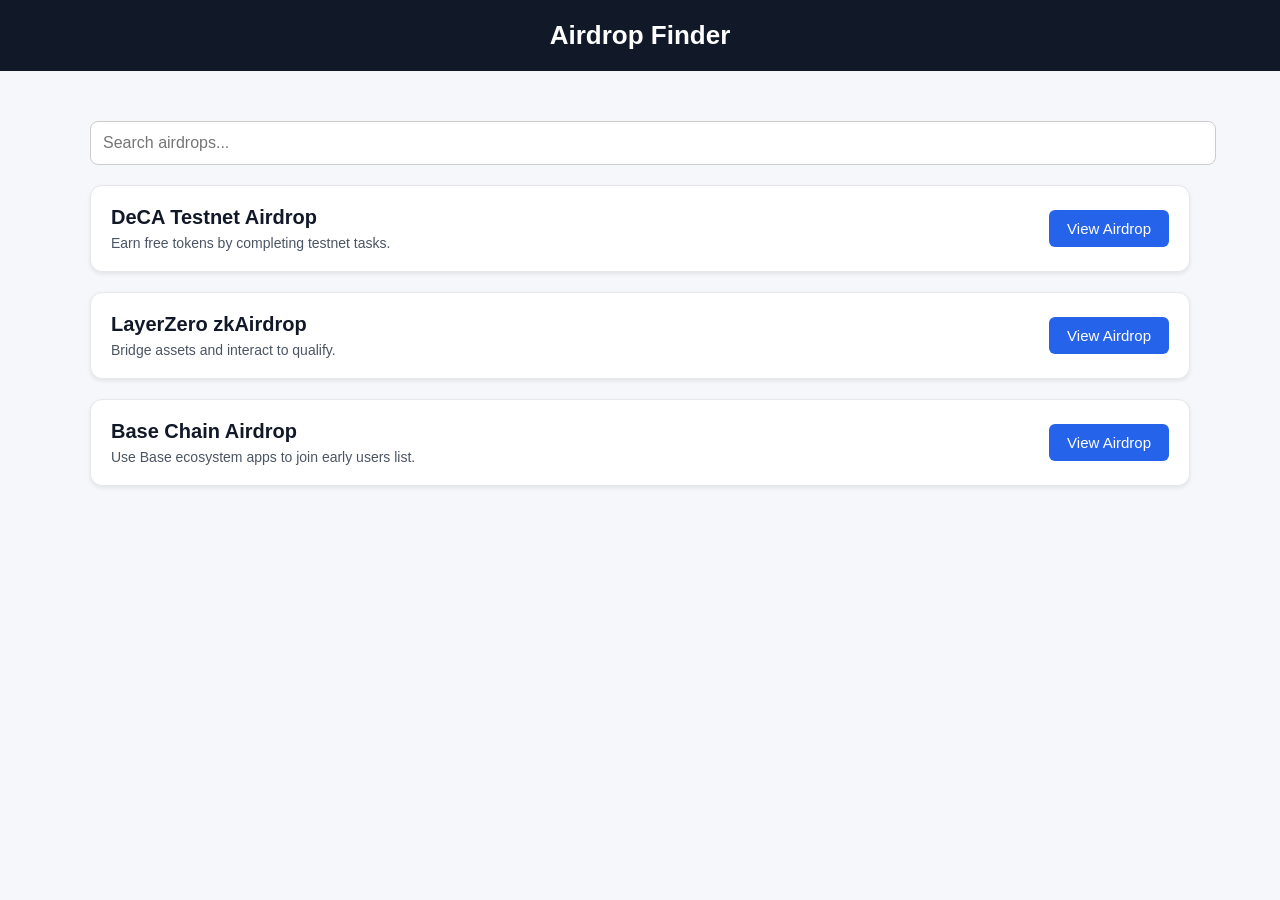
<file: airdrops_like_html.html>
<!DOCTYPE html>
<html lang="en">
<head>
    <meta charset="UTF-8" />
    <meta name="viewport" content="width=device-width, initial-scale=1.0" />
    <title>Airdrops Listing</title>
    <style>
        body {
            font-family: Arial, sans-serif;
            margin: 0;
            background: #f5f7fb;
        }
        header {
            background: #111827;
            color: white;
            padding: 20px;
            text-align: center;
            font-size: 26px;
            font-weight: bold;
        }
        .container {
            max-width: 1100px;
            margin: 30px auto;
            padding: 20px;
        }
        .search-box input {
            width: 100%;
            padding: 12px;
            border-radius: 8px;
            border: 1px solid #ccc;
            font-size: 16px;
        }
        .card {
            background: white;
            padding: 20px;
            margin-top: 20px;
            border-radius: 12px;
            display: flex;
            justify-content: space-between;
            align-items: center;
            border: 1px solid #e5e7eb;
            box-shadow: 0 2px 4px rgba(0,0,0,0.08);
        }
        .info {
            display: flex;
            flex-direction: column;
        }
        .title {
            font-size: 20px;
            font-weight: bold;
            color: #111827;
        }
        .desc {
            color: #4b5563;
            margin-top: 6px;
            font-size: 14px;
        }
        .btn {
            padding: 10px 18px;
            background: #2563eb;
            color: white;
            text-decoration: none;
            border-radius: 6px;
            font-size: 15px;
        }
        .btn:hover {
            background: #1d4ed8;
        }
    </style>
</head>
<body>

<header>Airdrop Finder</header>

<div class="container">
    <div class="search-box">
        <input type="text" placeholder="Search airdrops..." />
    </div>

    <div class="card">
        <div class="info">
            <span class="title">DeCA Testnet Airdrop</span>
            <span class="desc">Earn free tokens by completing testnet tasks.</span>
        </div>
        <a class="btn" href="#">View Airdrop</a>
    </div>

    <div class="card">
        <div class="info">
            <span class="title">LayerZero zkAirdrop</span>
            <span class="desc">Bridge assets and interact to qualify.</span>
        </div>
        <a class="btn" href="#">View Airdrop</a>
    </div>

    <div class="card">
        <div class="info">
            <span class="title">Base Chain Airdrop</span>
            <span class="desc">Use Base ecosystem apps to join early users list.</span>
        </div>
        <a class="btn" href="#">View Airdrop</a>
    </div>
</div>

</body>
</html>
</file>
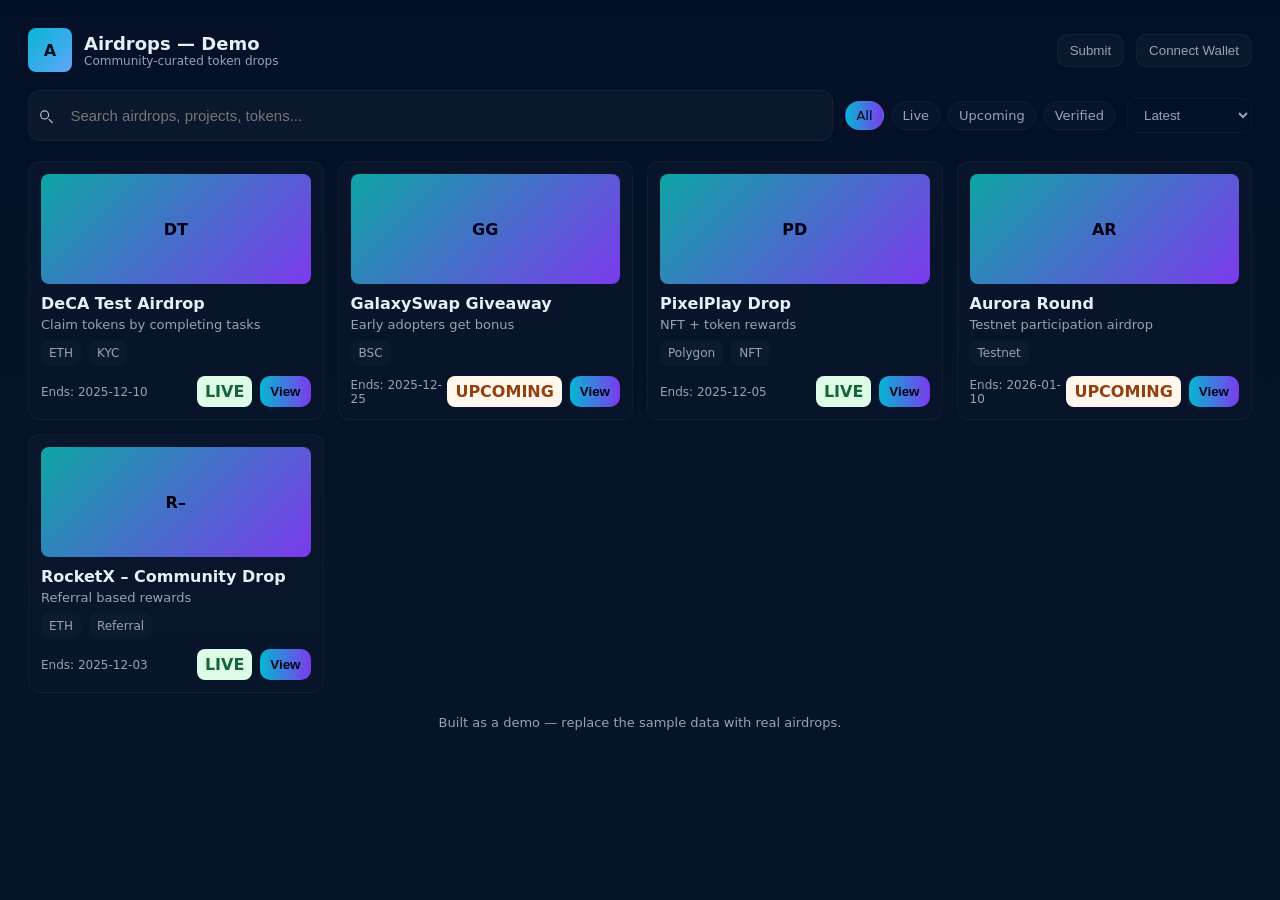
<file: airdrops_style_landing_page_index.html>
<!doctype html>
<html lang="en">
<head>
  <meta charset="utf-8" />
  <meta name="viewport" content="width=device-width,initial-scale=1" />
  <title>Airdrops — Demo</title>
  <meta name="description" content="Airdrops-style listing page (demo HTML)" />
  <style>
    /* Simple reset */
    *{box-sizing:border-box}html,body{height:100%;margin:0;font-family:Inter, ui-sans-serif, system-ui, -apple-system, "Segoe UI", Roboto, "Helvetica Neue", Arial}
    :root{--bg:#0f1724;--card:#0b1220;--muted:#94a3b8;--accent:#06b6d4;--glass:rgba(255,255,255,0.03)}
    body{background:linear-gradient(180deg,#041027 0%, #071428 100%);color:#e6eef6;padding:28px}

    /* Header */
    .top{display:flex;align-items:center;justify-content:space-between;gap:16px;margin-bottom:18px}
    .brand{display:flex;align-items:center;gap:12px}
    .logo{width:44px;height:44px;border-radius:8px;background:linear-gradient(135deg,var(--accent),#60a5fa);display:flex;align-items:center;justify-content:center;font-weight:700;color:#012;a}
    .brand h1{margin:0;font-size:18px}
    .nav{display:flex;gap:12px;align-items:center}
    .btn{background:var(--glass);border:1px solid rgba(255,255,255,0.04);padding:8px 12px;border-radius:10px;color:var(--muted);cursor:pointer}

    /* Search/filter bar */
    .controls{display:flex;gap:12px;flex-wrap:wrap;align-items:center;margin-bottom:20px}
    .search{flex:1;min-width:220px;display:flex;align-items:center;background:rgba(255,255,255,0.03);padding:8px;border-radius:12px;border:1px solid rgba(255,255,255,0.04)}
    .search input{background:transparent;border:0;outline:0;color:inherit;padding:8px;font-size:15px;width:100%}
    .chips{display:flex;gap:8px;align-items:center}
    .chip{padding:6px 10px;border-radius:999px;background:rgba(255,255,255,0.02);border:1px solid rgba(255,255,255,0.03);font-size:13px;color:var(--muted);cursor:pointer}
    .chip.active{background:linear-gradient(90deg,var(--accent),#7c3aed);color:#001}

    /* Grid */
    .grid{display:grid;grid-template-columns:repeat(auto-fill,minmax(260px,1fr));gap:14px}
    .card{background:linear-gradient(180deg, rgba(255,255,255,0.02), rgba(255,255,255,0.01));border-radius:12px;padding:12px;border:1px solid rgba(255,255,255,0.03)}
    .thumb{height:110px;border-radius:8px;background:linear-gradient(135deg,#0ea5a4,#7c3aed);display:flex;align-items:center;justify-content:center;font-weight:700;color:#001;margin-bottom:10px}
    .title{font-size:16px;margin:0 0 4px}
    .meta{font-size:13px;color:var(--muted);margin-bottom:8px}
    .tags{display:flex;gap:8px;flex-wrap:wrap}
    .tag{font-size:12px;padding:6px 8px;border-radius:8px;background:rgba(255,255,255,0.02);color:var(--muted)}

    .card-footer{display:flex;justify-content:space-between;align-items:center;margin-top:10px}
    .status{padding:6px 8px;border-radius:8px;font-weight:600}
    .status.live{background:#dcfce7;color:#166534}
    .status.upcoming{background:#fff7ed;color:#92400e}

    .cta{padding:8px 10px;border-radius:10px;background:linear-gradient(90deg,var(--accent),#7c3aed);border:0;color:#001;font-weight:700;cursor:pointer}

    /* Footer */
    footer{margin-top:22px;color:var(--muted);font-size:13px;text-align:center}

    /* Responsive tweaks */
    @media (max-width:520px){body{padding:14px}.top{flex-direction:column;align-items:flex-start}.nav{order:2}}
  </style>
</head>
<body>
  <div class="top">
    <div class="brand">
      <div class="logo">A</div>
      <div>
        <h1>Airdrops — Demo</h1>
        <div style="font-size:12px;color:var(--muted)">Community-curated token drops</div>
      </div>
    </div>
    <div class="nav">
      <button class="btn">Submit</button>
      <button class="btn">Connect Wallet</button>
    </div>
  </div>

  <div class="controls">
    <div class="search">
      <svg width="18" height="18" viewBox="0 0 24 24" fill="none" style="opacity:.8;margin-right:8px"><path d="M21 21l-4.35-4.35" stroke="currentColor" stroke-width="1.6" stroke-linecap="round" stroke-linejoin="round"></path><circle cx="10.5" cy="10.5" r="5.5" stroke="currentColor" stroke-width="1.6"></circle></svg>
      <input id="q" placeholder="Search airdrops, projects, tokens..." />
    </div>
    <div class="chips" id="filterChips">
      <div class="chip active" data-filter="all">All</div>
      <div class="chip" data-filter="live">Live</div>
      <div class="chip" data-filter="upcoming">Upcoming</div>
      <div class="chip" data-filter="verified">Verified</div>
    </div>
    <div style="margin-left:auto;display:flex;gap:8px;align-items:center">
      <select id="sort" class="btn" style="background:transparent;color:var(--muted);border-radius:10px">
        <option value="latest">Latest</option>
        <option value="ending">Ending Soon</option>
        <option value="popular">Most Popular</option>
      </select>
    </div>
  </div>

  <main>
    <div class="grid" id="grid"></div>
  </main>

  <footer>
    Built as a demo — replace the sample data with real airdrops.
  </footer>

  <script>
    // Sample data (replace with real feed / API)
    const data = [
      {id:1,title:'DeCA Test Airdrop',desc:'Claim tokens by completing tasks',status:'live',tags:['ETH','KYC'],dateEnd:'2025-12-10',verified:true,pop:421},
      {id:2,title:'GalaxySwap Giveaway',desc:'Early adopters get bonus',status:'upcoming',tags:['BSC'],dateEnd:'2025-12-25',verified:false,pop:210},
      {id:3,title:'PixelPlay Drop',desc:'NFT + token rewards',status:'live',tags:['Polygon','NFT'],dateEnd:'2025-12-05',verified:true,pop:1200},
      {id:4,title:'Aurora Round',desc:'Testnet participation airdrop',status:'upcoming',tags:['Testnet'],dateEnd:'2026-01-10',verified:false,pop:78},
      {id:5,title:'RocketX – Community Drop',desc:'Referral based rewards',status:'live',tags:['ETH','Referral'],dateEnd:'2025-12-03',verified:true,pop:880}
    ];

    const grid = document.getElementById('grid');
    const q = document.getElementById('q');
    const chips = document.getElementById('filterChips');
    const sort = document.getElementById('sort');

    function render(list){
      grid.innerHTML='';
      if(!list.length){grid.innerHTML='<div style="grid-column:1/-1;color:var(--muted);padding:24px;background:rgba(255,255,255,0.02);border-radius:10px;text-align:center">No airdrops match your search.</div>';return}
      for(const item of list){
        const div = document.createElement('div');div.className='card';
        div.innerHTML = `
          <div class="thumb">${item.title.split(' ').slice(0,2).map(s=>s[0]).join('')}</div>
          <h3 class="title">${item.title}</h3>
          <div class="meta">${item.desc}</div>
          <div class="tags">${item.tags.map(t=>`<span class="tag">${t}</span>`).join('')}</div>
          <div class="card-footer">
            <div>
              <div style="font-size:12px;color:var(--muted)">Ends: ${item.dateEnd}</div>
            </div>
            <div style="display:flex;gap:8px;align-items:center">
              <div class="status ${item.status==='live' ? 'live':'upcoming'}">${item.status.toUpperCase()}</div>
              <button class="cta" onclick="alert('Open details for: ${escape(item.title)}')">View</button>
            </div>
          </div>
        `;
        grid.appendChild(div);
      }
    }

    // Initial render
    render(data);

    // Filtering & search logic
    function applyFilters(){
      const query = q.value.trim().toLowerCase();
      const activeChip = Array.from(chips.querySelectorAll('.chip.active'))[0];
      const filter = activeChip ? activeChip.dataset.filter : 'all';
      let list = data.slice();
      if(filter==='live'){list = list.filter(d=>d.status==='live')}
      if(filter==='upcoming'){list = list.filter(d=>d.status==='upcoming')}
      if(filter==='verified'){list = list.filter(d=>d.verified)}
      if(query){list = list.filter(d=> (d.title+d.desc+d.tags.join(' ')).toLowerCase().includes(query))}
      // sorting
      const s = sort.value;
      if(s==='ending'){list.sort((a,b)=> new Date(a.dateEnd) - new Date(b.dateEnd))}
      if(s==='popular'){list.sort((a,b)=> b.pop - a.pop)}
      if(s==='latest'){list.sort((a,b)=> b.id - a.id)}
      render(list);
    }

    q.addEventListener('input', applyFilters);
    sort.addEventListener('change', applyFilters);

    chips.addEventListener('click', (e)=>{
      const chip = e.target.closest('.chip'); if(!chip) return;
      // allow only one active chip (like airdrops.io)
      Array.from(chips.querySelectorAll('.chip')).forEach(c=>c.classList.remove('active'));
      chip.classList.add('active');
      applyFilters();
    });

    // small helper for escaping in onclick alert
    function escape(s){return s.replaceAll("'","\\'")}

  </script>
</body>
</html>
</file>
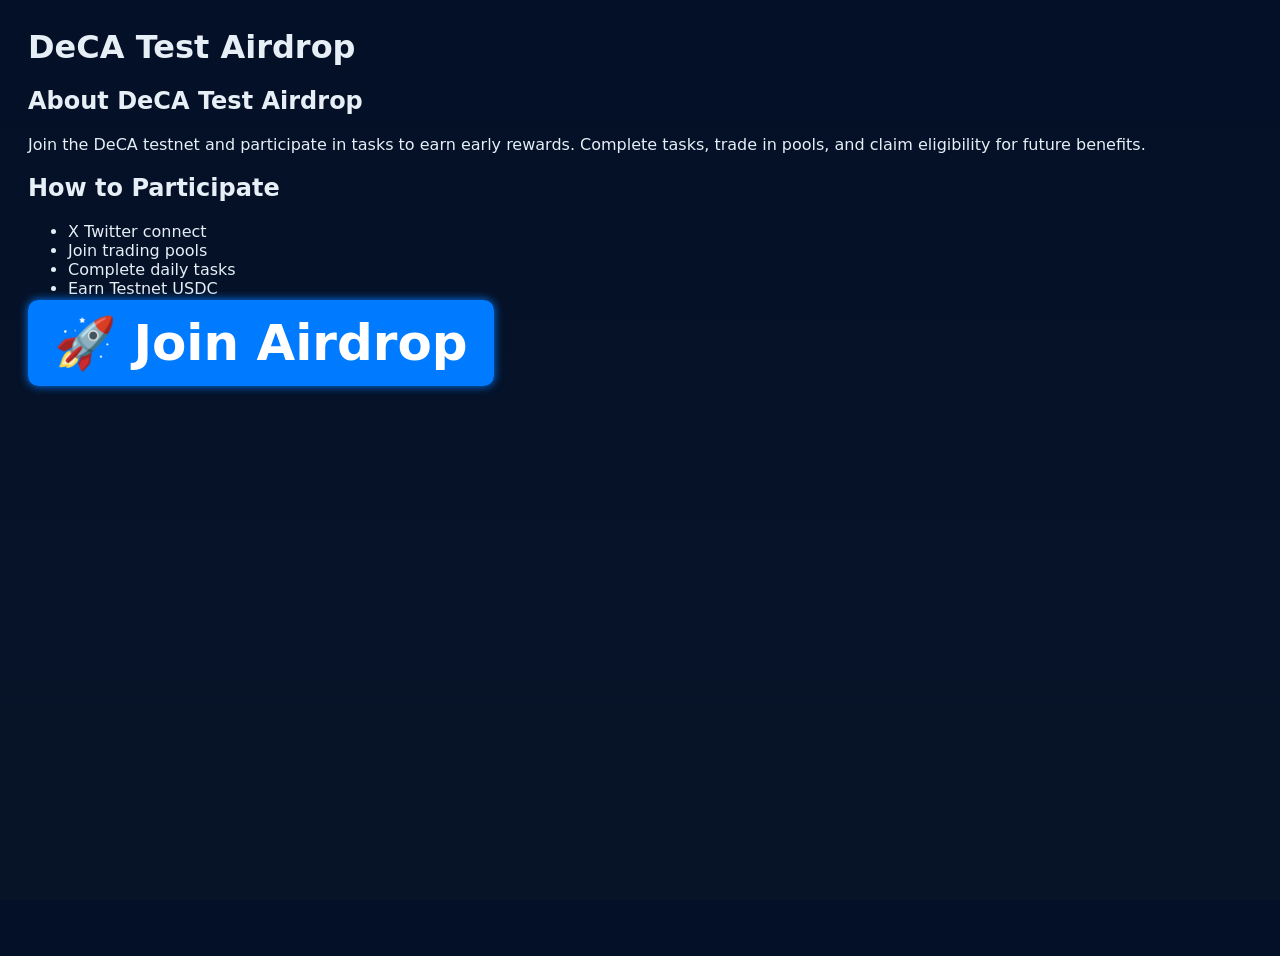
<file: DeCATestAirdrop.html>
<link rel="stylesheet" href="styles.css"> <body>
    <header>
        <h1>DeCA Test Airdrop</h1>
    </header>


    <div class="container">
        <h2>About DeCA Test Airdrop</h2>
        <p2>Join the DeCA testnet and participate in tasks to earn early rewards. Complete tasks, trade in pools, and claim eligibility for future benefits.</p2>


        <div class="section">
            <h2>How to Participate</h2>
            <ul>
                <li>X Twitter connect</li>
                <li>Join trading pools</li>
                <li>Complete daily tasks</li>
                <li>Earn Testnet USDC</li>
            </ul>
        </div>


        <a href="YOUR_AIRDROP_LINK" class="glow-btn" target="_blank">
  🚀 Join Airdrop
</a>

<style>
  .glow-btn {
    background: #007bff;
    color: #fff;
    padding: 14px 26px;
    border-radius: 10px;
    font-size: 50px;
    text-decoration: none;
    font-weight: bold;
    box-shadow: 0 0 10px #007bff;
  }
  .glow-btn:hover {
    box-shadow: 0 0 20px #007bff;
  }
</style
 >
        </div>
    </div>
</body>
</file>
<file: styles.css>
<style>
    /* Simple reset */
    *{box-sizing:border-box}html,body{height:100%;margin:0;font-family:Inter, ui-sans-serif, system-ui, -apple-system, "Segoe UI", Roboto, "Helvetica Neue", Arial}
    :root{--bg:#0f1724;--card:#0b1220;--muted:#94a3b8;--accent:#06b6d4;--glass:rgba(255,255,255,0.03)}
    body{background:linear-gradient(180deg,#041027 0%, #071428 100%);color:#e6eef6;padding:28px}

    /* Header */
    .top{display:flex;align-items:center;justify-content:space-between;gap:16px;margin-bottom:18px}
    .brand{display:flex;align-items:center;gap:12px}
    .logo{width:44px;height:44px;border-radius:8px;background:linear-gradient(135deg,var(--accent),#60a5fa);display:flex;align-items:center;justify-content:center;font-weight:700;color:#012;a}
    .brand h1{margin:0;font-size:18px}
    .nav{display:flex;gap:12px;align-items:center}
    .btn{background:var(--glass);border:1px solid rgba(255,255,255,0.04);padding:8px 12px;border-radius:10px;color:var(--muted);cursor:pointer}

    /* Search/filter bar */
    .controls{display:flex;gap:12px;flex-wrap:wrap;align-items:center;margin-bottom:20px}
    .search{flex:1;min-width:220px;display:flex;align-items:center;background:rgba(255,255,255,0.03);padding:8px;border-radius:12px;border:1px solid rgba(255,255,255,0.04)}
    .search input{background:transparent;border:0;outline:0;color:inherit;padding:8px;font-size:15px;width:100%}
    .chips{display:flex;gap:8px;align-items:center}
    .chip{padding:6px 10px;border-radius:999px;background:rgba(255,255,255,0.02);border:1px solid rgba(255,255,255,0.03);font-size:13px;color:var(--muted);cursor:pointer}
    .chip.active{background:linear-gradient(90deg,var(--accent),#7c3aed);color:#001}

    /* Grid */
    .grid{display:grid;grid-template-columns:repeat(auto-fill,minmax(260px,1fr));gap:14px}
    .card{background:linear-gradient(180deg, rgba(255,255,255,0.02), rgba(255,255,255,0.01));border-radius:12px;padding:12px;border:1px solid rgba(255,255,255,0.03)}
    .thumb{height:110px;border-radius:8px;background:linear-gradient(135deg,#0ea5a4,#7c3aed);display:flex;align-items:center;justify-content:center;font-weight:700;color:#001;margin-bottom:10px}
    .title{font-size:16px;margin:0 0 4px}
    .meta{font-size:13px;color:var(--muted);margin-bottom:8px}
    .tags{display:flex;gap:8px;flex-wrap:wrap}
    .tag{font-size:12px;padding:6px 8px;border-radius:8px;background:rgba(255,255,255,0.02);color:var(--muted)}

    .card-footer{display:flex;justify-content:space-between;align-items:center;margin-top:10px}
    .status{padding:6px 8px;border-radius:8px;font-weight:600}
    .status.live{background:#dcfce7;color:#166534}
    .status.upcoming{background:#fff7ed;color:#92400e}

    .cta{padding:8px 10px;border-radius:10px;background:linear-gradient(90deg,var(--accent),#7c3aed);border:0;color:#001;font-weight:700;cursor:pointer}

    /* Footer */
    footer{margin-top:22px;color:var(--muted);font-size:13px;text-align:center}

    /* Responsive tweaks */
    @media (max-width:520px){body{padding:14px}.top{flex-direction:column;align-items:flex-start}.nav{order:2}}
  </style>
</file>
